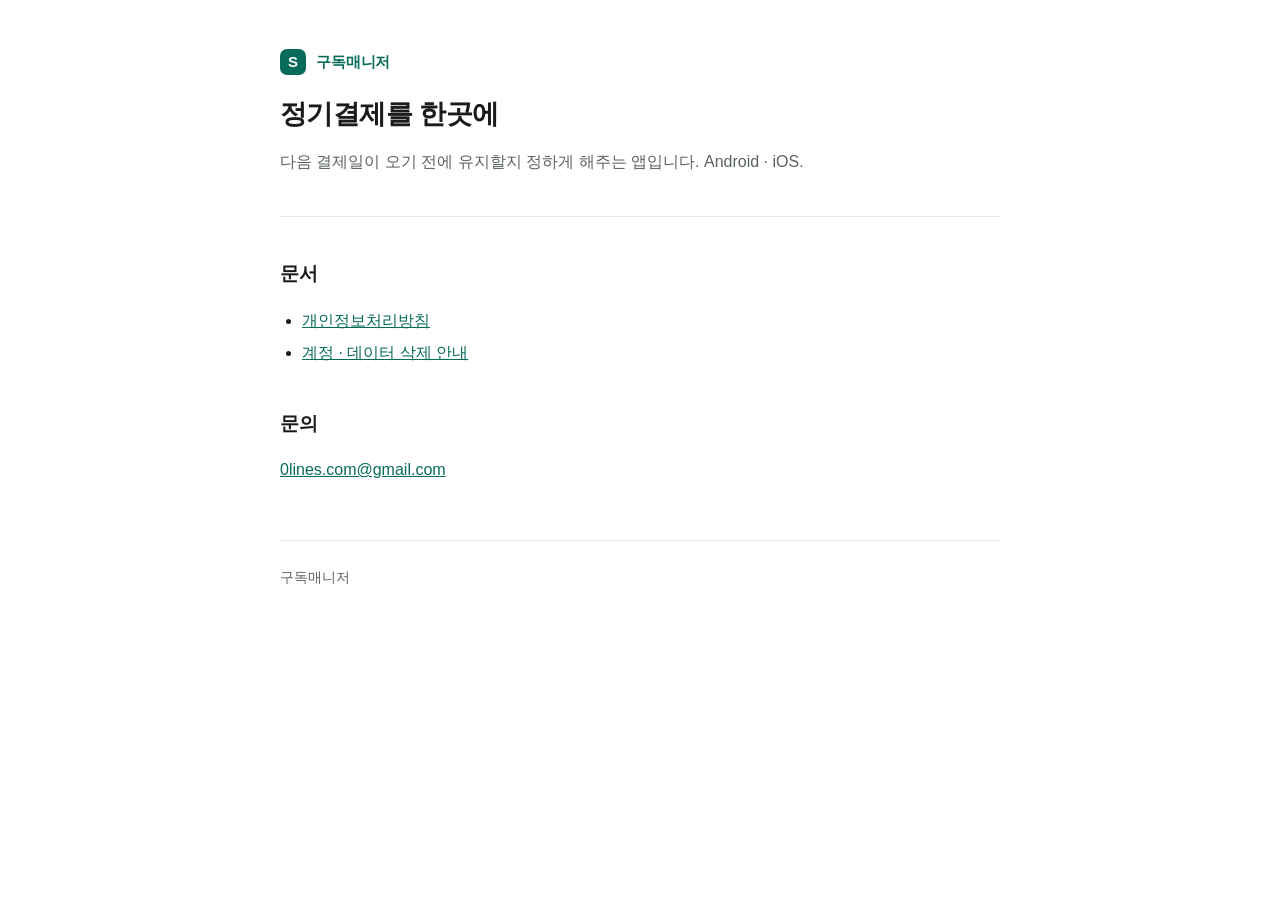
<file: index.html>
<!doctype html>
<html lang="ko">
<head>
<meta charset="utf-8">
<meta name="viewport" content="width=device-width, initial-scale=1">
<title>구독매니저</title>
<link rel="stylesheet" href="style.css">
</head>
<body>
<main>

<header>
  <span class="app"><span class="mark">S</span> 구독매니저</span>
  <h1>정기결제를 한곳에</h1>
  <p class="lead">
    다음 결제일이 오기 전에 유지할지 정하게 해주는 앱입니다.
    Android &middot; iOS.
  </p>
</header>

<h2>문서</h2>
<ul>
  <li><a href="privacy.html">개인정보처리방침</a></li>
  <li><a href="delete-account.html">계정 &middot; 데이터 삭제 안내</a></li>
</ul>

<h2>문의</h2>
<p><a href="mailto:0lines.com@gmail.com">0lines.com@gmail.com</a></p>

<footer>
  구독매니저
</footer>

</main>
</body>
</html>
</file>
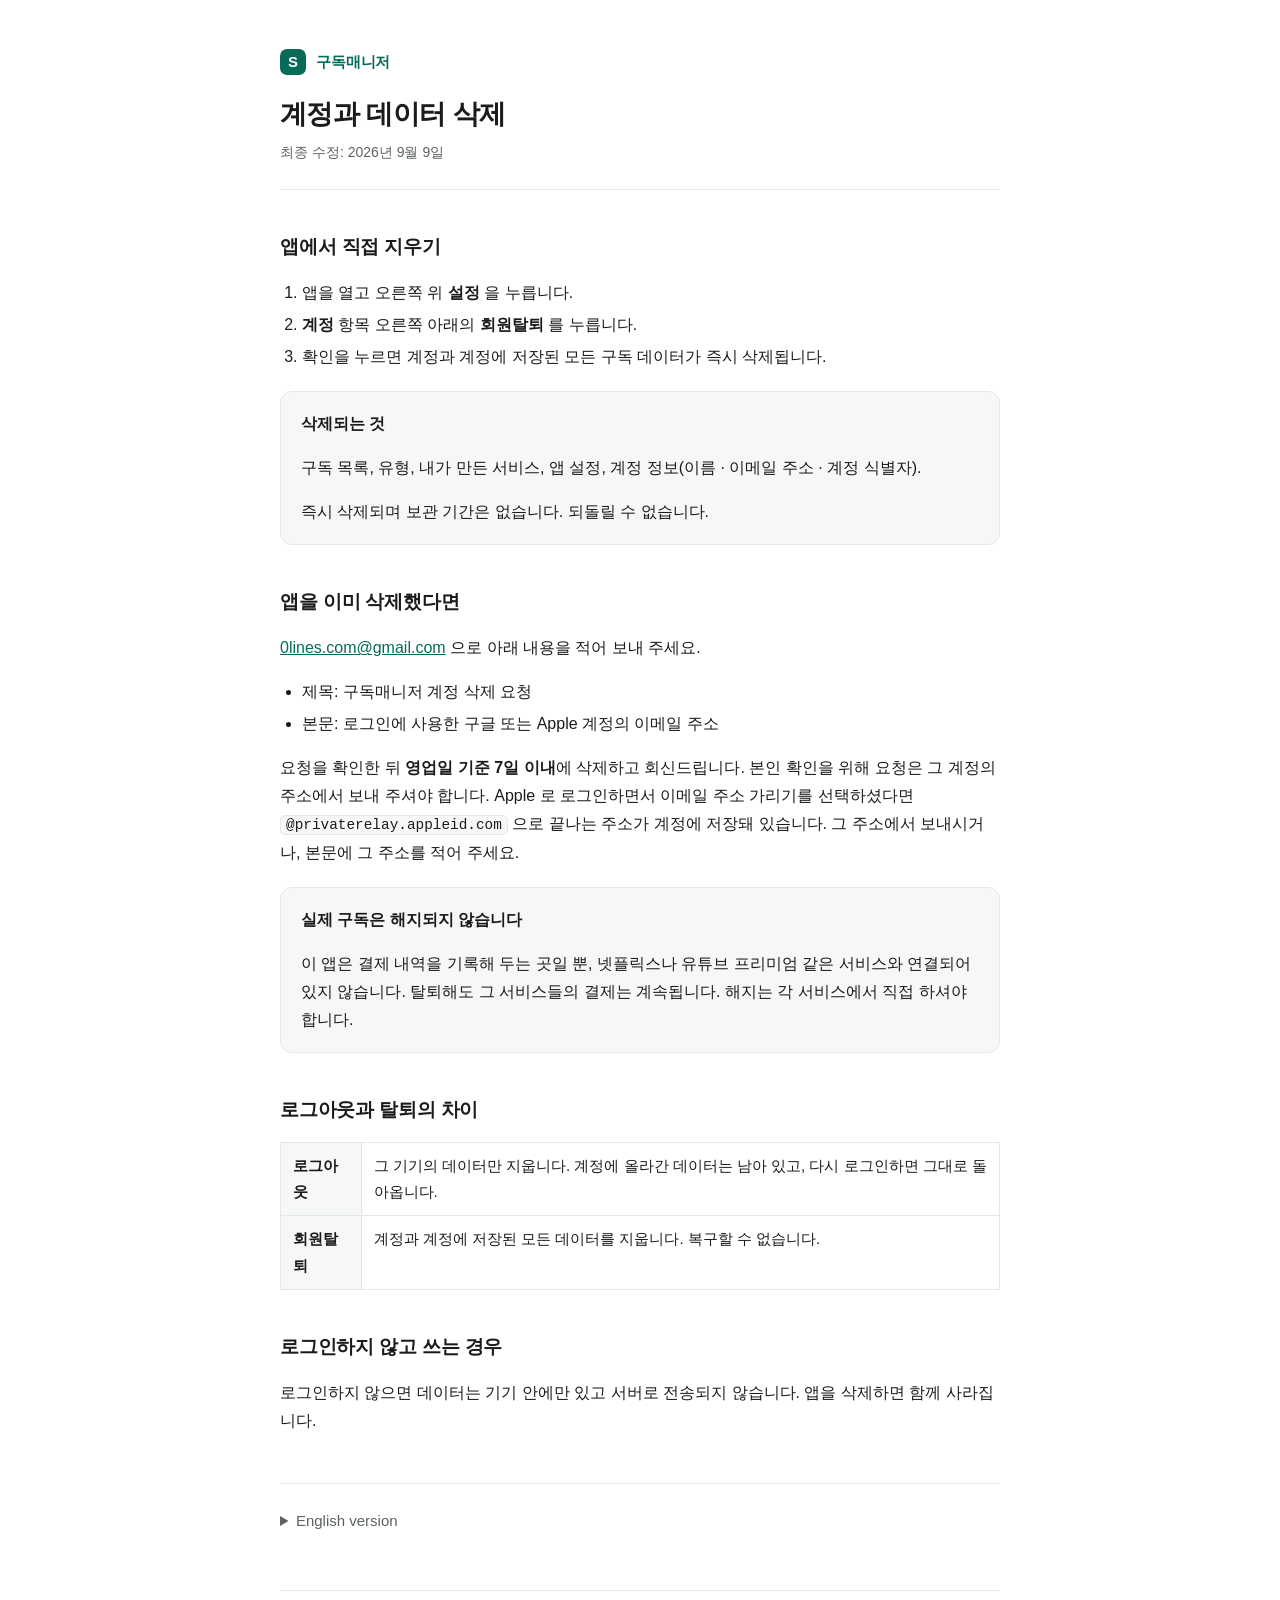
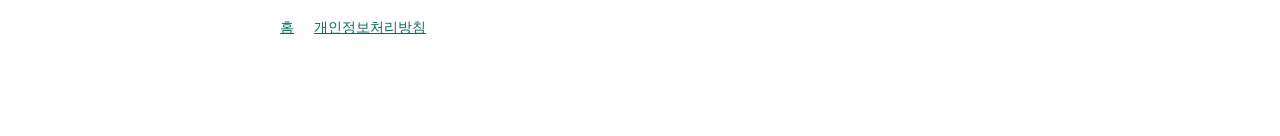
<file: delete-account.html>
<!doctype html>
<html lang="ko">
<head>
<meta charset="utf-8">
<meta name="viewport" content="width=device-width, initial-scale=1">
<title>구독매니저 계정 · 데이터 삭제</title>
<link rel="stylesheet" href="style.css">
</head>
<body>
<main>

<header>
  <a class="app" href="./"><span class="mark">S</span> 구독매니저</a>
  <h1>계정과 데이터 삭제</h1>
  <p class="date">최종 수정: 2026년 9월 9일</p>
</header>

<h2>앱에서 직접 지우기</h2>
<ol>
  <li>앱을 열고 오른쪽 위 <strong>설정</strong> 을 누릅니다.</li>
  <li><strong>계정</strong> 항목 오른쪽 아래의 <strong>회원탈퇴</strong> 를 누릅니다.</li>
  <li>확인을 누르면 계정과 계정에 저장된 모든 구독 데이터가 즉시 삭제됩니다.</li>
</ol>

<div class="box">
  <p><strong>삭제되는 것</strong></p>
  <p>구독 목록, 유형, 내가 만든 서비스, 앱 설정, 계정 정보(이름 &middot; 이메일 주소 &middot; 계정 식별자).</p>
  <p>즉시 삭제되며 보관 기간은 없습니다. 되돌릴 수 없습니다.</p>
</div>

<h2>앱을 이미 삭제했다면</h2>
<p><a href="mailto:0lines.com@gmail.com?subject=%EA%B5%AC%EB%8F%85%EB%A7%A4%EB%8B%88%EC%A0%80%20%EA%B3%84%EC%A0%95%20%EC%82%AD%EC%A0%9C%20%EC%9A%94%EC%B2%AD">0lines.com@gmail.com</a> 으로 아래 내용을 적어 보내 주세요.</p>
<ul>
  <li>제목: 구독매니저 계정 삭제 요청</li>
  <li>본문: 로그인에 사용한 구글 또는 Apple 계정의 이메일 주소</li>
</ul>
<p>
요청을 확인한 뒤 <strong>영업일 기준 7일 이내</strong>에 삭제하고 회신드립니다.
본인 확인을 위해 요청은 그 계정의 주소에서 보내 주셔야 합니다.
Apple 로 로그인하면서 이메일 주소 가리기를 선택하셨다면
<code>@privaterelay.appleid.com</code> 으로 끝나는 주소가 계정에 저장돼 있습니다.
그 주소에서 보내시거나, 본문에 그 주소를 적어 주세요.
</p>

<div class="box">
  <p><strong>실제 구독은 해지되지 않습니다</strong></p>
  <p>
  이 앱은 결제 내역을 기록해 두는 곳일 뿐, 넷플릭스나 유튜브 프리미엄 같은 서비스와
  연결되어 있지 않습니다. 탈퇴해도 그 서비스들의 결제는 계속됩니다.
  해지는 각 서비스에서 직접 하셔야 합니다.
  </p>
</div>

<h2>로그아웃과 탈퇴의 차이</h2>
<table>
  <tr><th>로그아웃</th><td>그 기기의 데이터만 지웁니다. 계정에 올라간 데이터는 남아 있고, 다시 로그인하면 그대로 돌아옵니다.</td></tr>
  <tr><th>회원탈퇴</th><td>계정과 계정에 저장된 모든 데이터를 지웁니다. 복구할 수 없습니다.</td></tr>
</table>

<h2>로그인하지 않고 쓰는 경우</h2>
<p>
로그인하지 않으면 데이터는 기기 안에만 있고 서버로 전송되지 않습니다.
앱을 삭제하면 함께 사라집니다.
</p>

<details>
<summary>English version</summary>

<h2>Deleting your account and data</h2>

<h3>In the app</h3>
<ol>
  <li>Open the app and tap <strong>Settings</strong> in the top right.</li>
  <li>Tap <strong>Delete account</strong> at the bottom right of the <strong>Account</strong> section.</li>
  <li>Confirm. Your account and every subscription stored in it are deleted immediately.</li>
</ol>
<p>
Deleted: your subscription list, categories, services you created, app settings, and account
information (name, email address, account identifier). Deletion is immediate, with no
retention period, and cannot be undone.
</p>

<h3>If you have already uninstalled the app</h3>
<p>
Email <a href="mailto:0lines.com@gmail.com">0lines.com@gmail.com</a> with the subject
&ldquo;SubManager account deletion request&rdquo; and the email address of the Google or
Apple account you signed in with. We will delete it and reply within 7 business days.
Please send the request from that account's address so we can verify it is you. If you chose
to hide your email when signing in with Apple, the address stored on the account ends in
<code>@privaterelay.appleid.com</code> &mdash; send from it, or include it in your message.
</p>

<h3>Signing out vs. deleting</h3>
<p>
Signing out clears the data on that device only; the data in your account remains and
returns when you sign in again. Deleting the account removes the account and all of its
data permanently.
</p>

<h3>If you never sign in</h3>
<p>
Your data stays on the device and is never sent to a server. Uninstalling the app deletes it.
</p>

</details>

<footer>
  <a href="./">홈</a>
  <a href="privacy.html">개인정보처리방침</a>
</footer>

</main>
</body>
</html>
</file>
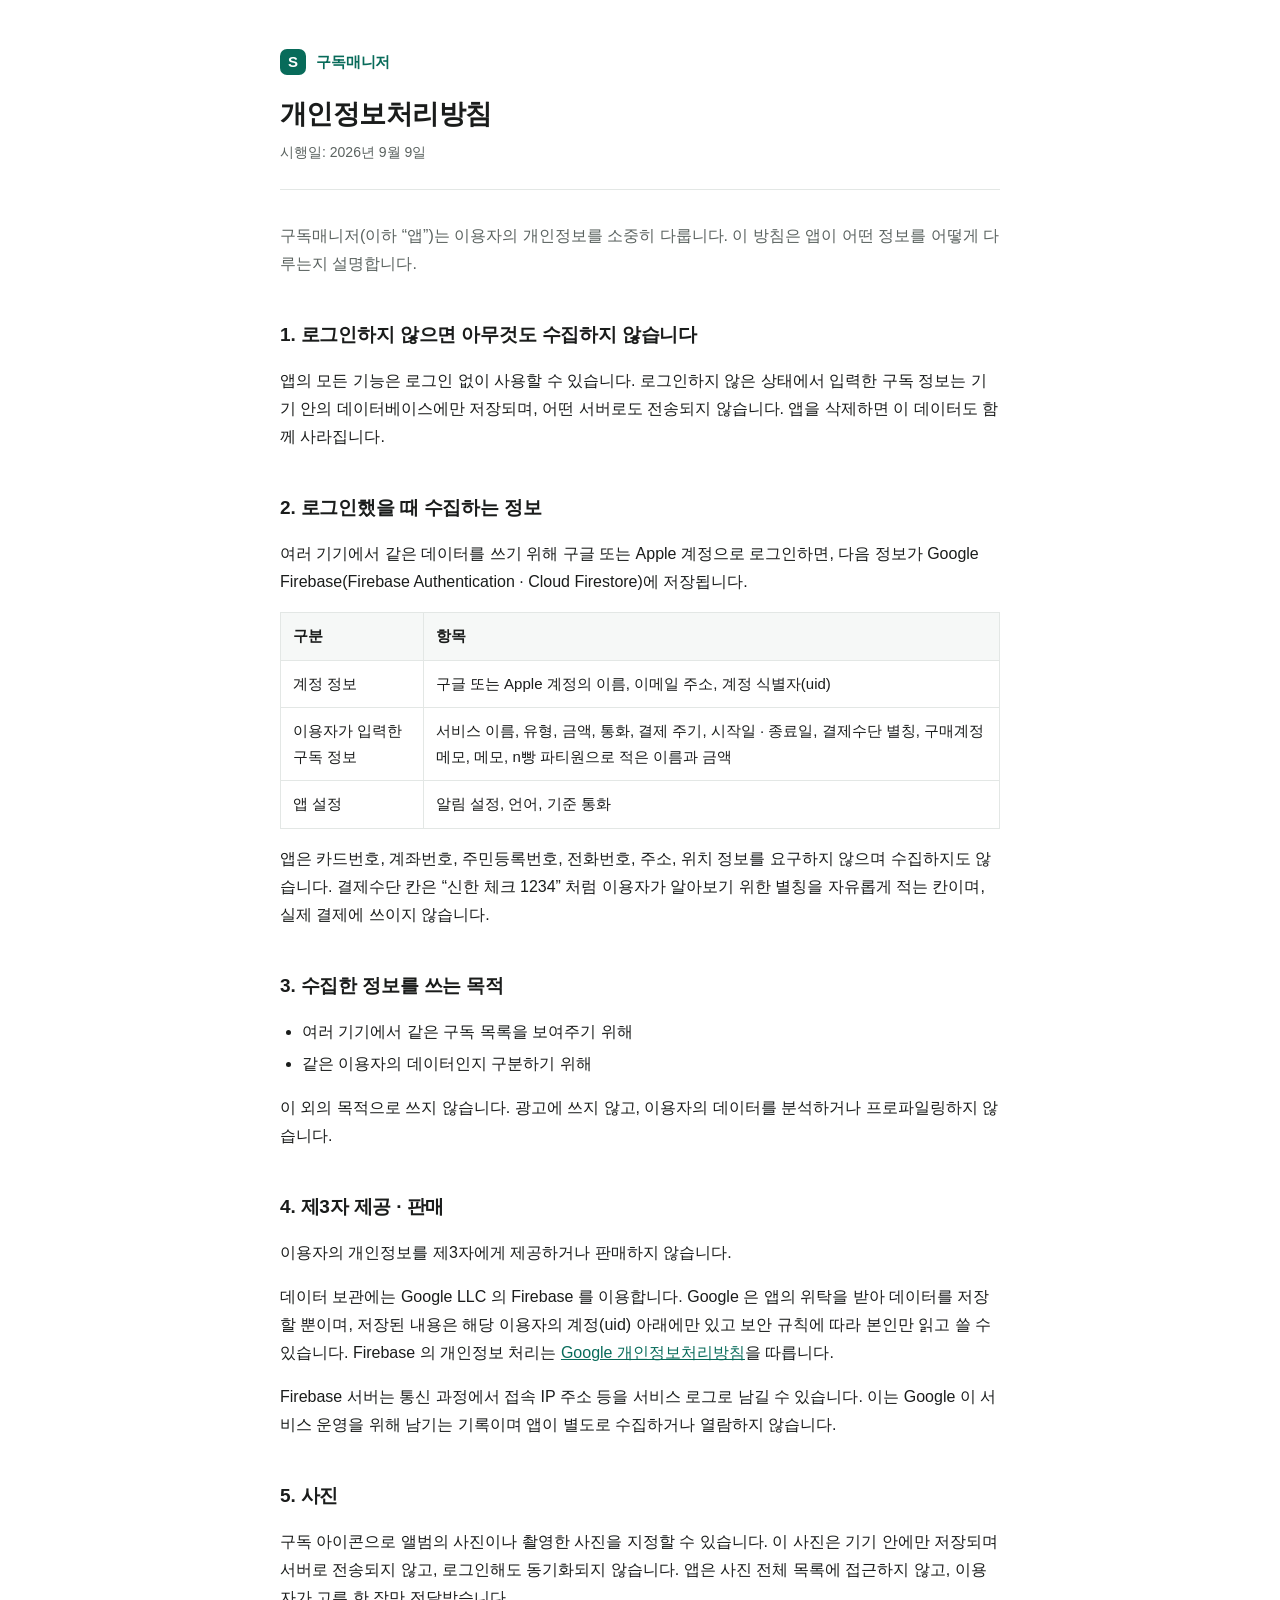
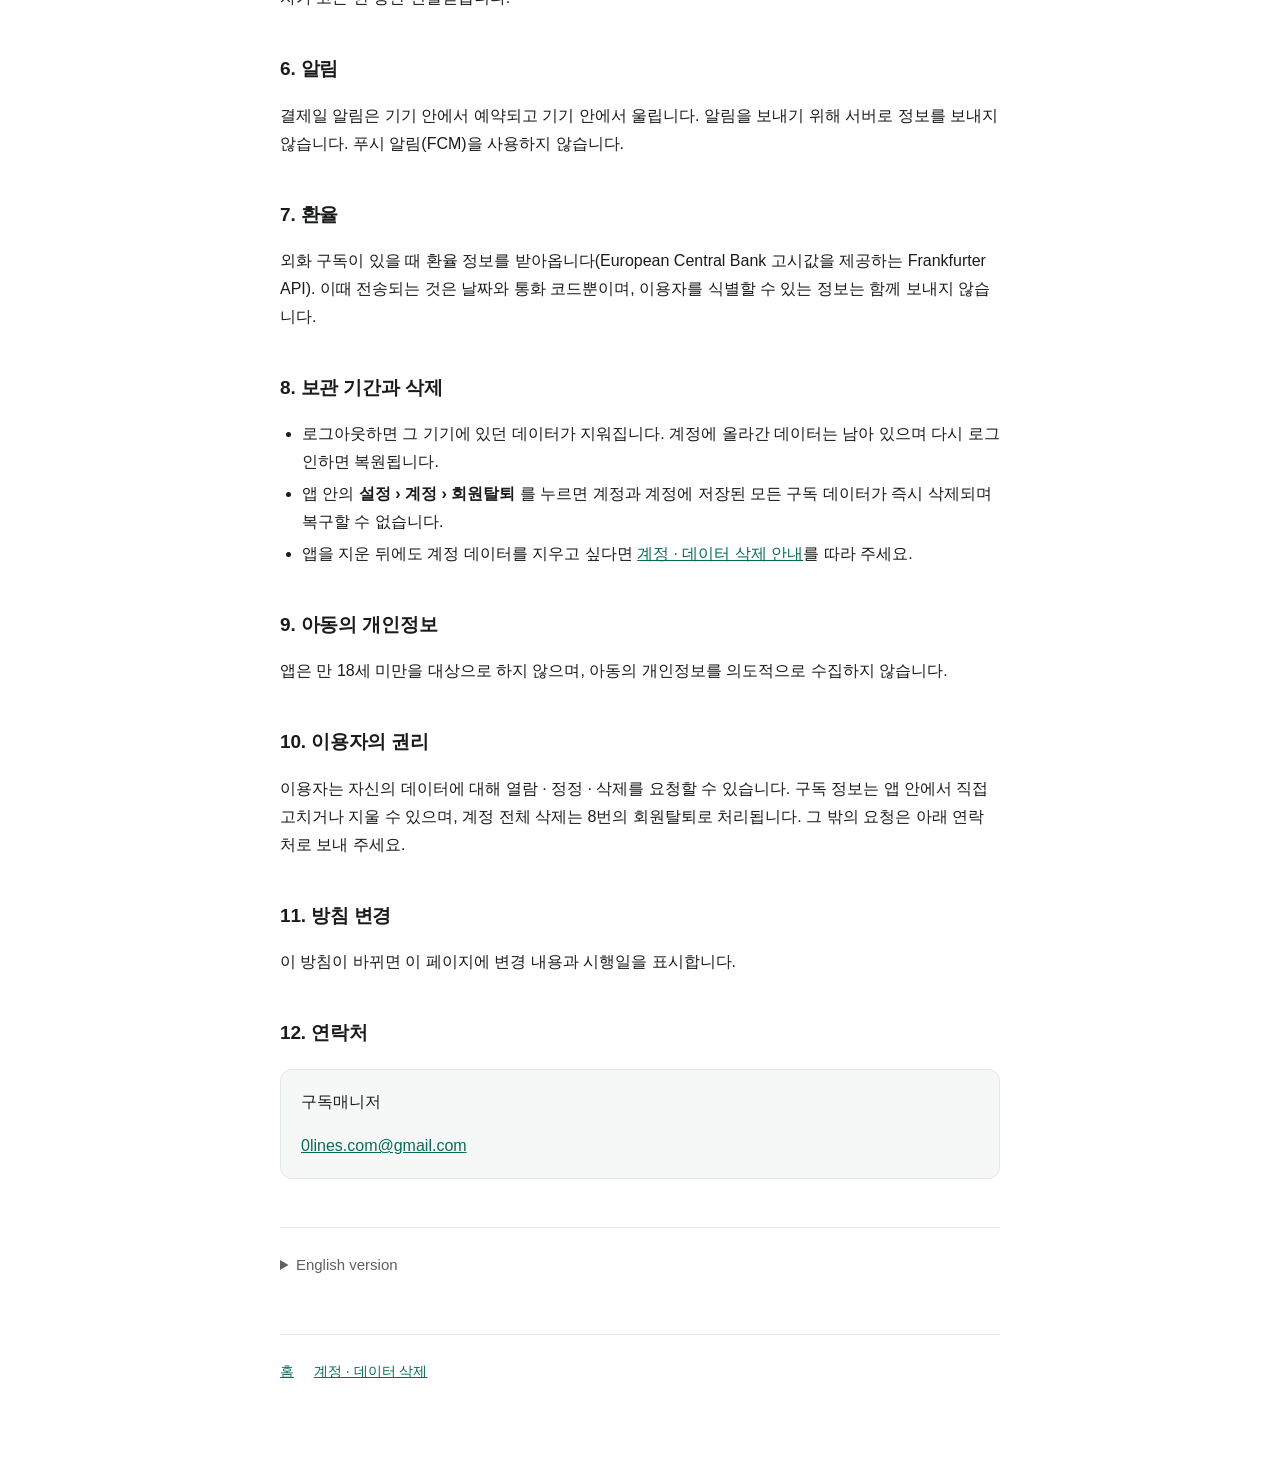
<file: privacy.html>
<!doctype html>
<html lang="ko">
<head>
<meta charset="utf-8">
<meta name="viewport" content="width=device-width, initial-scale=1">
<title>구독매니저 개인정보처리방침</title>
<link rel="stylesheet" href="style.css">
</head>
<body>
<main>

<header>
  <a class="app" href="./"><span class="mark">S</span> 구독매니저</a>
  <h1>개인정보처리방침</h1>
  <p class="date">시행일: 2026년 9월 9일</p>
</header>

<p class="lead">
구독매니저(이하 &ldquo;앱&rdquo;)는 이용자의 개인정보를 소중히 다룹니다.
이 방침은 앱이 어떤 정보를 어떻게 다루는지 설명합니다.
</p>

<h2>1. 로그인하지 않으면 아무것도 수집하지 않습니다</h2>
<p>
앱의 모든 기능은 로그인 없이 사용할 수 있습니다. 로그인하지 않은 상태에서 입력한
구독 정보는 기기 안의 데이터베이스에만 저장되며, 어떤 서버로도 전송되지 않습니다.
앱을 삭제하면 이 데이터도 함께 사라집니다.
</p>

<h2>2. 로그인했을 때 수집하는 정보</h2>
<p>
여러 기기에서 같은 데이터를 쓰기 위해 구글 또는 Apple 계정으로 로그인하면, 다음 정보가
Google Firebase(Firebase Authentication &middot; Cloud Firestore)에 저장됩니다.
</p>
<table>
  <tr><th>구분</th><th>항목</th></tr>
  <tr>
    <td>계정 정보</td>
    <td>구글 또는 Apple 계정의 이름, 이메일 주소, 계정 식별자(uid)</td>
  </tr>
  <tr>
    <td>이용자가 입력한 구독 정보</td>
    <td>서비스 이름, 유형, 금액, 통화, 결제 주기, 시작일 &middot; 종료일,
        결제수단 별칭, 구매계정 메모, 메모, n빵 파티원으로 적은 이름과 금액</td>
  </tr>
  <tr>
    <td>앱 설정</td>
    <td>알림 설정, 언어, 기준 통화</td>
  </tr>
</table>
<p>
앱은 카드번호, 계좌번호, 주민등록번호, 전화번호, 주소, 위치 정보를 요구하지 않으며
수집하지도 않습니다. 결제수단 칸은 &ldquo;신한 체크 1234&rdquo; 처럼 이용자가 알아보기 위한
별칭을 자유롭게 적는 칸이며, 실제 결제에 쓰이지 않습니다.
</p>

<h2>3. 수집한 정보를 쓰는 목적</h2>
<ul>
  <li>여러 기기에서 같은 구독 목록을 보여주기 위해</li>
  <li>같은 이용자의 데이터인지 구분하기 위해</li>
</ul>
<p>
이 외의 목적으로 쓰지 않습니다. 광고에 쓰지 않고, 이용자의 데이터를 분석하거나
프로파일링하지 않습니다.
</p>

<h2>4. 제3자 제공 &middot; 판매</h2>
<p>이용자의 개인정보를 제3자에게 제공하거나 판매하지 않습니다.</p>
<p>
데이터 보관에는 Google LLC 의 Firebase 를 이용합니다. Google 은 앱의 위탁을 받아
데이터를 저장할 뿐이며, 저장된 내용은 해당 이용자의 계정(uid) 아래에만 있고
보안 규칙에 따라 본인만 읽고 쓸 수 있습니다. Firebase 의 개인정보 처리는
<a href="https://policies.google.com/privacy" target="_blank" rel="noopener">Google 개인정보처리방침</a>을 따릅니다.
</p>
<p>
Firebase 서버는 통신 과정에서 접속 IP 주소 등을 서비스 로그로 남길 수 있습니다.
이는 Google 이 서비스 운영을 위해 남기는 기록이며 앱이 별도로 수집하거나 열람하지 않습니다.
</p>

<h2>5. 사진</h2>
<p>
구독 아이콘으로 앨범의 사진이나 촬영한 사진을 지정할 수 있습니다. 이 사진은 기기 안에만
저장되며 서버로 전송되지 않고, 로그인해도 동기화되지 않습니다. 앱은 사진 전체 목록에
접근하지 않고, 이용자가 고른 한 장만 전달받습니다.
</p>

<h2>6. 알림</h2>
<p>
결제일 알림은 기기 안에서 예약되고 기기 안에서 울립니다. 알림을 보내기 위해 서버로
정보를 보내지 않습니다. 푸시 알림(FCM)을 사용하지 않습니다.
</p>

<h2>7. 환율</h2>
<p>
외화 구독이 있을 때 환율 정보를 받아옵니다(European Central Bank 고시값을 제공하는
Frankfurter API). 이때 전송되는 것은 날짜와 통화 코드뿐이며, 이용자를 식별할 수 있는
정보는 함께 보내지 않습니다.
</p>

<h2>8. 보관 기간과 삭제</h2>
<ul>
  <li>로그아웃하면 그 기기에 있던 데이터가 지워집니다. 계정에 올라간 데이터는 남아 있으며
      다시 로그인하면 복원됩니다.</li>
  <li>앱 안의 <strong>설정 &rsaquo; 계정 &rsaquo; 회원탈퇴</strong> 를 누르면 계정과 계정에
      저장된 모든 구독 데이터가 즉시 삭제되며 복구할 수 없습니다.</li>
  <li>앱을 지운 뒤에도 계정 데이터를 지우고 싶다면
      <a href="delete-account.html">계정 &middot; 데이터 삭제 안내</a>를 따라 주세요.</li>
</ul>

<h2>9. 아동의 개인정보</h2>
<p>
앱은 만 18세 미만을 대상으로 하지 않으며, 아동의 개인정보를 의도적으로 수집하지 않습니다.
</p>

<h2>10. 이용자의 권리</h2>
<p>
이용자는 자신의 데이터에 대해 열람 &middot; 정정 &middot; 삭제를 요청할 수 있습니다.
구독 정보는 앱 안에서 직접 고치거나 지울 수 있으며, 계정 전체 삭제는 8번의 회원탈퇴로
처리됩니다. 그 밖의 요청은 아래 연락처로 보내 주세요.
</p>

<h2>11. 방침 변경</h2>
<p>이 방침이 바뀌면 이 페이지에 변경 내용과 시행일을 표시합니다.</p>

<h2>12. 연락처</h2>
<div class="box">
  <p>구독매니저</p>
  <p><a href="mailto:0lines.com@gmail.com">0lines.com@gmail.com</a></p>
</div>

<details>
<summary>English version</summary>

<h2>SubManager Privacy Policy</h2>
<p class="date">Effective date: 9 September 2026</p>

<h3>1. Nothing is collected unless you sign in</h3>
<p>
Every feature works without an account. While signed out, the subscriptions you enter
are stored only in a database on your device and are never sent to any server.
Deleting the app deletes that data with it.
</p>

<h3>2. What is collected when you sign in</h3>
<p>
Signing in with Google turns on syncing across your devices. From that point the
following is stored in Google Firebase (Firebase Authentication and Cloud Firestore):
</p>
<ul>
  <li>Account information: the name, email address and account identifier (uid) of your
      Google or Apple account</li>
  <li>The subscription information you entered: service name, category, amount, currency,
      billing cycle, start and end dates, payment-method nickname, purchase-account note,
      memo, and the names and amounts you recorded for people sharing a plan</li>
  <li>App settings: notification preferences, language, base currency</li>
</ul>
<p>
The app never asks for and never collects card numbers, bank account numbers, national
identification numbers, phone numbers, addresses or location. The payment-method field is
a free-text nickname (for example &ldquo;Visa 1234&rdquo;) that you write for your own
reference; it is not used to make any payment.
</p>

<h3>3. How it is used</h3>
<p>
Only to show you the same subscription list on your other devices and to tell your data
apart from another user's. It is not used for advertising, analytics or profiling.
</p>

<h3>4. Sharing</h3>
<p>
Your information is never sold or shared with third parties. Storage is provided by
Google LLC (Firebase) acting as a processor on our behalf. All documents live under your
own account identifier and security rules allow only you to read or write them. Google's
handling is governed by the
<a href="https://policies.google.com/privacy" target="_blank" rel="noopener">Google Privacy Policy</a>.
Firebase servers may keep service logs, such as connection IP addresses; the app neither
collects nor reads them.
</p>

<h3>5. Photos</h3>
<p>
You may set a photo from your album or camera as a subscription icon. It stays on your
device, is never uploaded, and is not synced even when you are signed in. The app receives
only the single photo you pick.
</p>

<h3>6. Notifications</h3>
<p>
Billing reminders are scheduled and delivered on the device. Nothing is sent to a server
to deliver them, and push notifications (FCM) are not used.
</p>

<h3>7. Exchange rates</h3>
<p>
When you have a subscription in a foreign currency, the app fetches published rates
(European Central Bank rates via the Frankfurter API). Only dates and currency codes are
sent; nothing that identifies you.
</p>

<h3>8. Retention and deletion</h3>
<ul>
  <li>Signing out clears the data on that device. The data in your account remains and is
      restored when you sign in again.</li>
  <li><strong>Settings &rsaquo; Account &rsaquo; Delete account</strong> in the app
      immediately and irreversibly deletes your account and every subscription stored in it.</li>
  <li>If you have already uninstalled the app, follow the
      <a href="delete-account.html">account and data deletion instructions</a>.</li>
</ul>

<h3>9. Children</h3>
<p>
The app is not directed to anyone under 18 and does not knowingly collect information
from children.
</p>

<h3>10. Your rights</h3>
<p>
You may access, correct or delete your data. Subscriptions can be edited or deleted in the
app; full account deletion is described in section 8. For any other request, use the
contact address below.
</p>

<h3>11. Changes</h3>
<p>Changes to this policy will be posted on this page with a new effective date.</p>

<h3>12. Contact</h3>
<p>SubManager &mdash; <a href="mailto:0lines.com@gmail.com">0lines.com@gmail.com</a></p>

</details>

<footer>
  <a href="./">홈</a>
  <a href="delete-account.html">계정 &middot; 데이터 삭제</a>
</footer>

</main>
</body>
</html>
</file>
<file: style.css>
:root {
  color-scheme: light dark;
  --bg: #ffffff;
  --fg: #1a1c1b;
  --muted: #5b6360;
  --line: #e3e7e5;
  --accent: #086B5A;
  --card: #f6f8f7;
}
@media (prefers-color-scheme: dark) {
  :root {
    --bg: #14181a;
    --fg: #e6eaec;
    --muted: #9aa4a8;
    --line: #2a3134;
    --accent: #45b394;
    --card: #1b2124;
  }
}
* { box-sizing: border-box; }
body {
  margin: 0;
  padding: 0 20px 96px;
  background: var(--bg);
  color: var(--fg);
  font: 16px/1.75 -apple-system, BlinkMacSystemFont, "Segoe UI", "Malgun Gothic",
        "Apple SD Gothic Neo", "Noto Sans KR", Roboto, sans-serif;
  -webkit-text-size-adjust: 100%;
}
main { max-width: 720px; margin: 0 auto; }
header {
  padding: 48px 0 24px;
  border-bottom: 1px solid var(--line);
  margin-bottom: 32px;
}
.app {
  display: inline-flex; align-items: center; gap: 10px;
  font-weight: 700; color: var(--accent); text-decoration: none;
  font-size: 15px; letter-spacing: -0.01em;
}
.mark {
  width: 26px; height: 26px; border-radius: 7px;
  background: #086B5A; color: #fff;
  display: grid; place-items: center;
  font-weight: 800; font-size: 15px;
}
h1 { font-size: 27px; line-height: 1.35; margin: 20px 0 8px; letter-spacing: -0.02em; }
h2 { font-size: 19px; margin: 40px 0 10px; letter-spacing: -0.01em; }
h3 { font-size: 16px; margin: 28px 0 8px; }
p, li { color: var(--fg); }
.date { color: var(--muted); font-size: 14px; margin: 0; }
.lead { color: var(--muted); }
ul, ol { padding-left: 22px; }
li { margin: 4px 0; }
a { color: var(--accent); }
table { border-collapse: collapse; width: 100%; margin: 16px 0; font-size: 15px; }
th, td { border: 1px solid var(--line); padding: 10px 12px; text-align: left; vertical-align: top; }
th { background: var(--card); font-weight: 600; }
.box {
  background: var(--card); border: 1px solid var(--line);
  border-radius: 12px; padding: 18px 20px; margin: 20px 0;
}
.box p:first-child { margin-top: 0; }
.box p:last-child { margin-bottom: 0; }
code {
  background: var(--card); border: 1px solid var(--line);
  border-radius: 5px; padding: 1px 5px; font-size: 0.9em;
}
footer {
  margin-top: 56px; padding-top: 24px;
  border-top: 1px solid var(--line);
  color: var(--muted); font-size: 14px;
}
footer a { margin-right: 16px; }
details { margin-top: 48px; border-top: 1px solid var(--line); padding-top: 24px; }
summary { cursor: pointer; color: var(--muted); font-size: 15px; }
details[open] summary { margin-bottom: 8px; }
@media (max-width: 480px) {
  h1 { font-size: 23px; }
  table { font-size: 14px; }
  th, td { padding: 8px 10px; }
}
</file>
